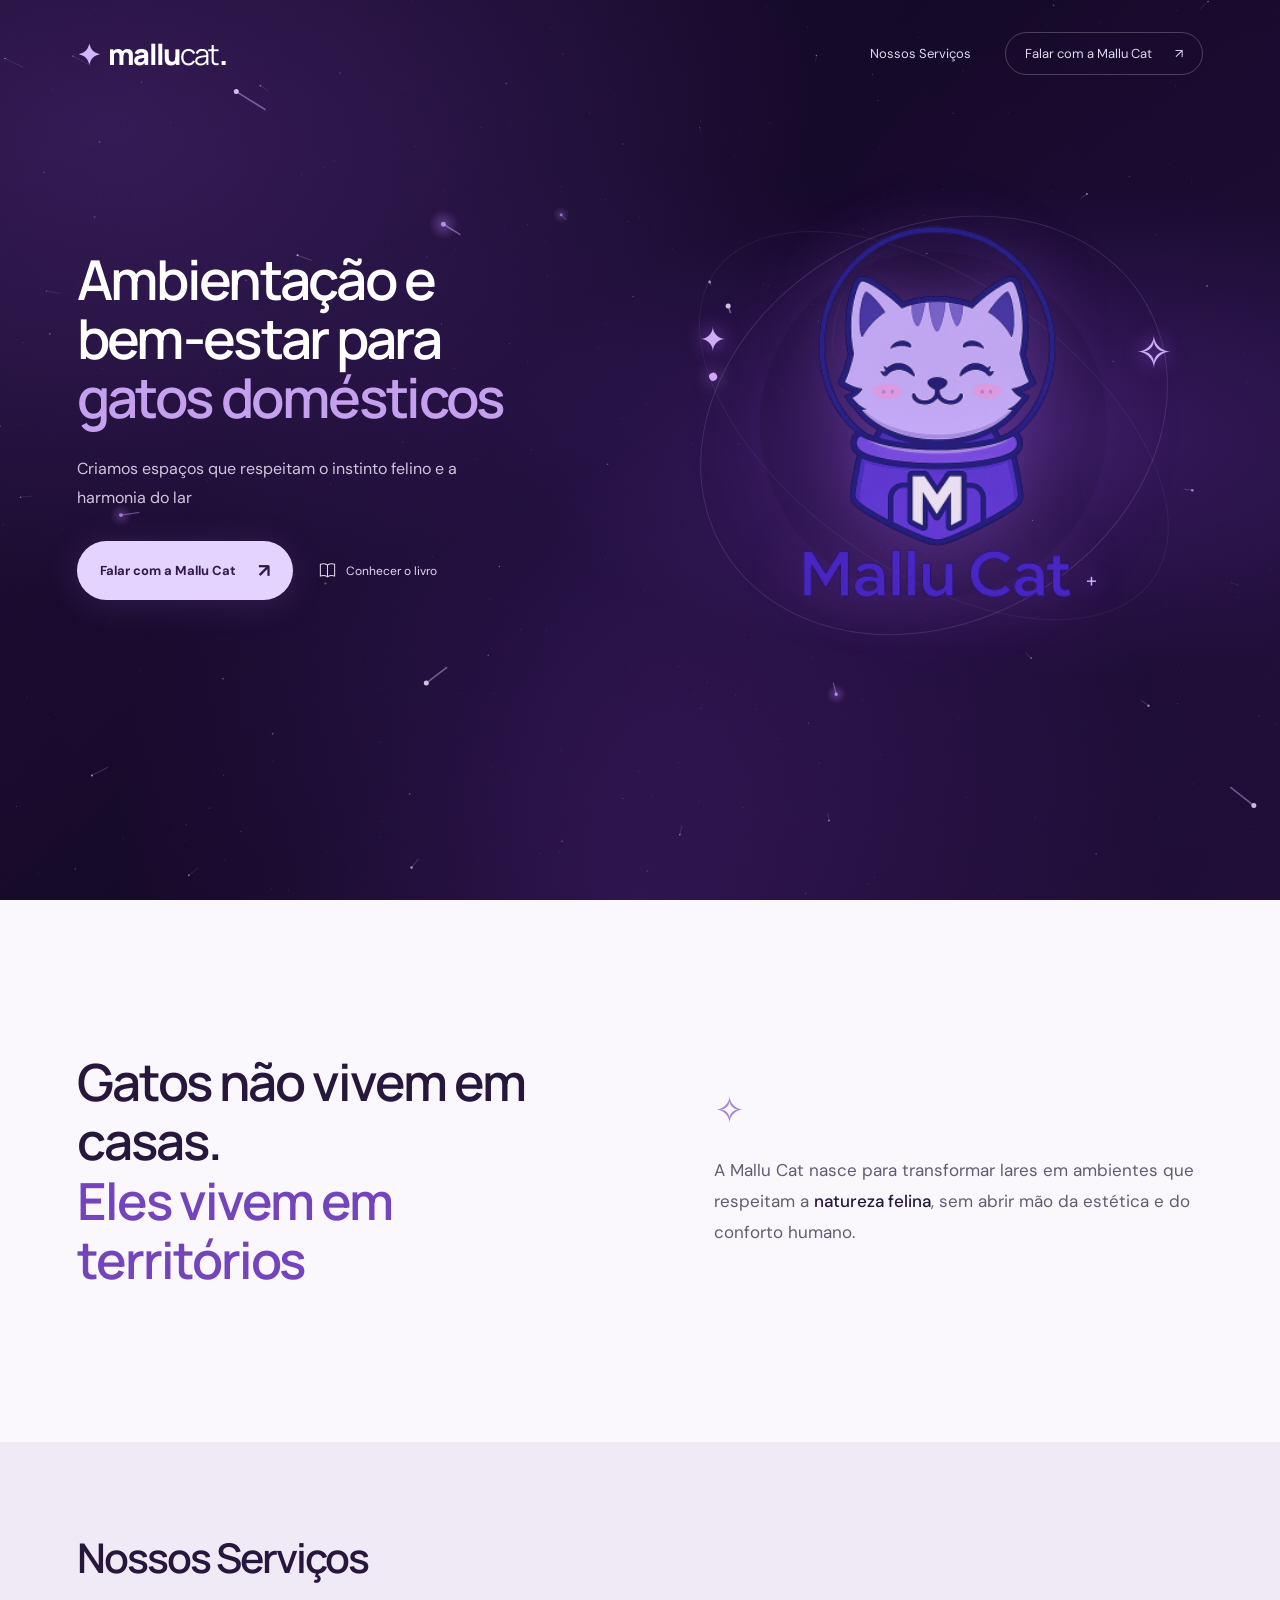
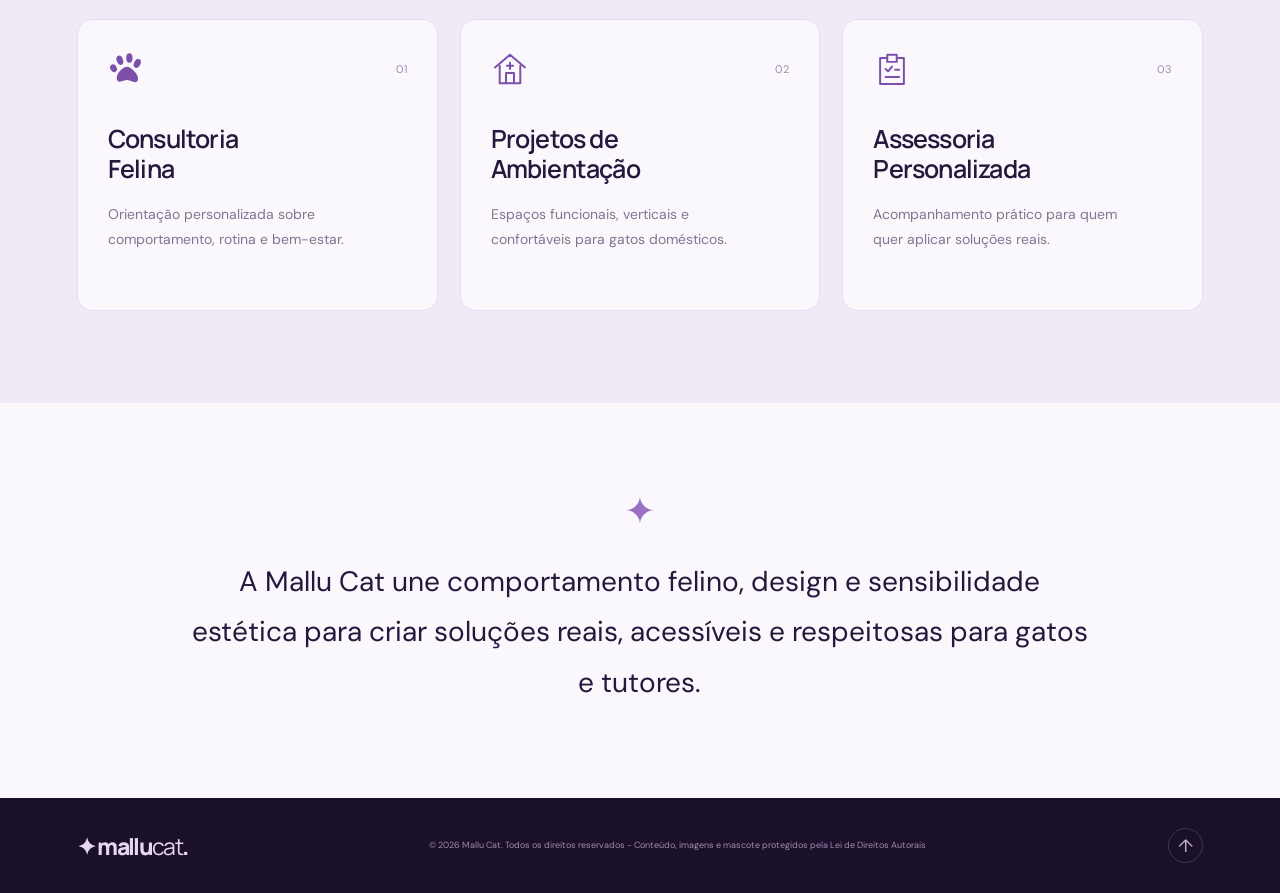
<file: index.html>
<!doctype html>
<html lang="pt-BR"><head><meta charset="utf-8"><meta name="viewport" content="width=device-width,initial-scale=1"><meta name="theme-color" content="#170b30"><meta name="description" content="Criamos espaços que respeitam o instinto felino e a harmonia do lar"><title>Mallu Cat — Ambientação e bem-estar para gatos domésticos</title><link rel="icon" href="assets/mallu-cat.png"><link rel="stylesheet" href="styles.css"><script src="script.js" defer></script></head>
<body><a class="skip" href="#conteudo">Pular para o conteúdo</a>
<section class="hero" id="inicio"><div class="nebula" aria-hidden="true"></div><canvas id="starfield" aria-hidden="true"></canvas>
<header class="header wrap"><a class="wordmark" href="#inicio" aria-label="Mallu Cat, início"><b>✦</b> mallu<span>cat</span>.</a><nav aria-label="Menu principal"><a href="#servicos">Nossos Serviços</a><a class="nav-contact" href="https://wa.me/554591351635?text=Ol%C3%A1%2C%20Mallu%20Cat!%20Vim%20pelo%20site%20e%20gostaria%20de%20saber%20mais%20sobre%20os%20servi%C3%A7os%20de%20ambienta%C3%A7%C3%A3o%20e%20bem-estar%20para%20meu%20gato.%20Como%20funciona%20o%20atendimento%3F" target="_blank" rel="noopener noreferrer">Falar com a Mallu Cat <span aria-hidden="true">↗</span></a></nav></header>
<div id="conteudo" class="hero-content wrap"><div class="hero-copy"><h1>Ambientação e<br>bem-estar para<br><em>gatos domésticos</em></h1><p class="hero-description">Criamos espaços que respeitam o instinto felino e a harmonia do lar</p><div class="actions"><a class="button primary" href="https://wa.me/554591351635?text=Ol%C3%A1%2C%20Mallu%20Cat!%20Vim%20pelo%20site%20e%20gostaria%20de%20saber%20mais%20sobre%20os%20servi%C3%A7os%20de%20ambienta%C3%A7%C3%A3o%20e%20bem-estar%20para%20meu%20gato.%20Como%20funciona%20o%20atendimento%3F" target="_blank" rel="noopener noreferrer">Falar com a Mallu Cat <span aria-hidden="true">↗</span></a><a class="book-link" href="Livros/index.html"><svg viewBox="0 0 24 24" aria-hidden="true"><path d="M12 5c-3-2-6-2-9-1v15c3-1 6-1 9 1m0-15c3-2 6-2 9-1v15c-3-1-6-1-9 1V5Z"/></svg>Conhecer o livro</a></div></div>
<div class="mascot-scene"><div class="orbit orbit-one" aria-hidden="true"></div><div class="orbit orbit-two" aria-hidden="true"></div><div class="planet-glow" aria-hidden="true"></div><span class="spark spark-one" aria-hidden="true">✦</span><span class="spark spark-two" aria-hidden="true">✧</span><span class="spark spark-three" aria-hidden="true">+</span><img class="mascot" src="assets/mallu-cat.png" alt="Mallu Cat, um gatinho roxo com capacete de astronauta" width="400" height="400" fetchpriority="high"></div></div>
</section>
<main><section class="essence section wrap" id="sobre"><div class="essence-grid"><h2>Gatos não vivem em casas.<br><span>Eles vivem em territórios</span></h2><div class="essence-copy"><span class="little-orbit" aria-hidden="true">✧</span><p>A Mallu Cat nasce para transformar lares em ambientes que respeitam a <strong>natureza felina</strong>, sem abrir mão da estética e do conforto humano.</p></div></div></section>
<section class="services section" id="servicos"><div class="wrap"><div class="services-heading"><h2>Nossos Serviços</h2></div><div class="service-grid">
<a class="service" href="https://wa.me/554591351635?text=Ol%C3%A1%2C%20Mallu%20Cat!%20Tenho%20interesse%20na%20Consultoria%20Felina.%20Gostaria%20de%20orienta%C3%A7%C3%A3o%20sobre%20o%20comportamento%2C%20a%20rotina%20e%20o%20bem-estar%20do%20meu%20gato.%20Como%20funciona%20a%20consultoria%3F" target="_blank" rel="noopener noreferrer"><div class="service-top"><svg viewBox="0 0 48 48" aria-hidden="true"><ellipse cx="15" cy="13" rx="4" ry="6" transform="rotate(-20 15 13)"/><ellipse cx="27" cy="10" rx="4" ry="6"/><ellipse cx="37" cy="17" rx="4" ry="6" transform="rotate(25 37 17)"/><ellipse cx="7" cy="23" rx="4" ry="5" transform="rotate(-30 7 23)"/><path d="M11 35c0-6 8-14 13-14s14 9 14 15c0 9-10 2-14 2s-13 6-13-3Z"/></svg><span>01</span></div><h3>Consultoria<br>Felina</h3><p>Orientação personalizada sobre comportamento, rotina e bem-estar.</p></a>
<a class="service" href="https://wa.me/554591351635?text=Ol%C3%A1%2C%20Mallu%20Cat!%20Tenho%20interesse%20nos%20Projetos%20de%20Ambienta%C3%A7%C3%A3o.%20Quero%20adaptar%20meu%20lar%20com%20espa%C3%A7os%20mais%20funcionais%20e%20confort%C3%A1veis%20para%20meu%20gato.%20Como%20podemos%20come%C3%A7ar%3F" target="_blank" rel="noopener noreferrer"><div class="service-top"><svg class="line-icon" viewBox="0 0 48 48" aria-hidden="true"><path d="m5 22 19-16 19 16M11 20v22h26V20M19 42V29h10v13M20 20h8M24 16v8"/></svg><span>02</span></div><h3>Projetos de<br>Ambientação</h3><p>Espaços funcionais, verticais e confortáveis para gatos domésticos.</p></a>
<a class="service" href="https://wa.me/554591351635?text=Ol%C3%A1%2C%20Mallu%20Cat!%20Tenho%20interesse%20na%20Assessoria%20Personalizada.%20Gostaria%20de%20acompanhamento%20para%20colocar%20em%20pr%C3%A1tica%20solu%C3%A7%C3%B5es%20de%20bem-estar%20para%20meu%20gato.%20Como%20funciona%3F" target="_blank" rel="noopener noreferrer"><div class="service-top"><svg class="line-icon" viewBox="0 0 48 48" aria-hidden="true"><path d="M17 10H9v33h30V10h-8M18 6h12v9H18ZM16 24l3 3 5-6M28 25h5M16 34h17"/></svg><span>03</span></div><h3>Assessoria<br>Personalizada</h3><p>Acompanhamento prático para quem quer aplicar soluções reais.</p></a>
</div></div></section>
<section class="closing section wrap"><div class="closing-symbol" aria-hidden="true">✦</div><div class="closing-copy">A Mallu Cat une comportamento felino, design e sensibilidade estética para criar soluções reais, acessíveis e respeitosas para gatos e tutores.</div></section></main>
<footer class="footer"><div class="wrap footer-inner"><a class="wordmark" href="#inicio">✦ mallu<span>cat</span>.</a><p>© 2026 Mallu Cat. Todos os direitos reservados - Conteúdo, imagens e mascote protegidos pela Lei de Direitos Autorais</p><a href="#inicio" class="back-top" aria-label="Voltar ao início">↑</a></div></footer></body></html>
</file>
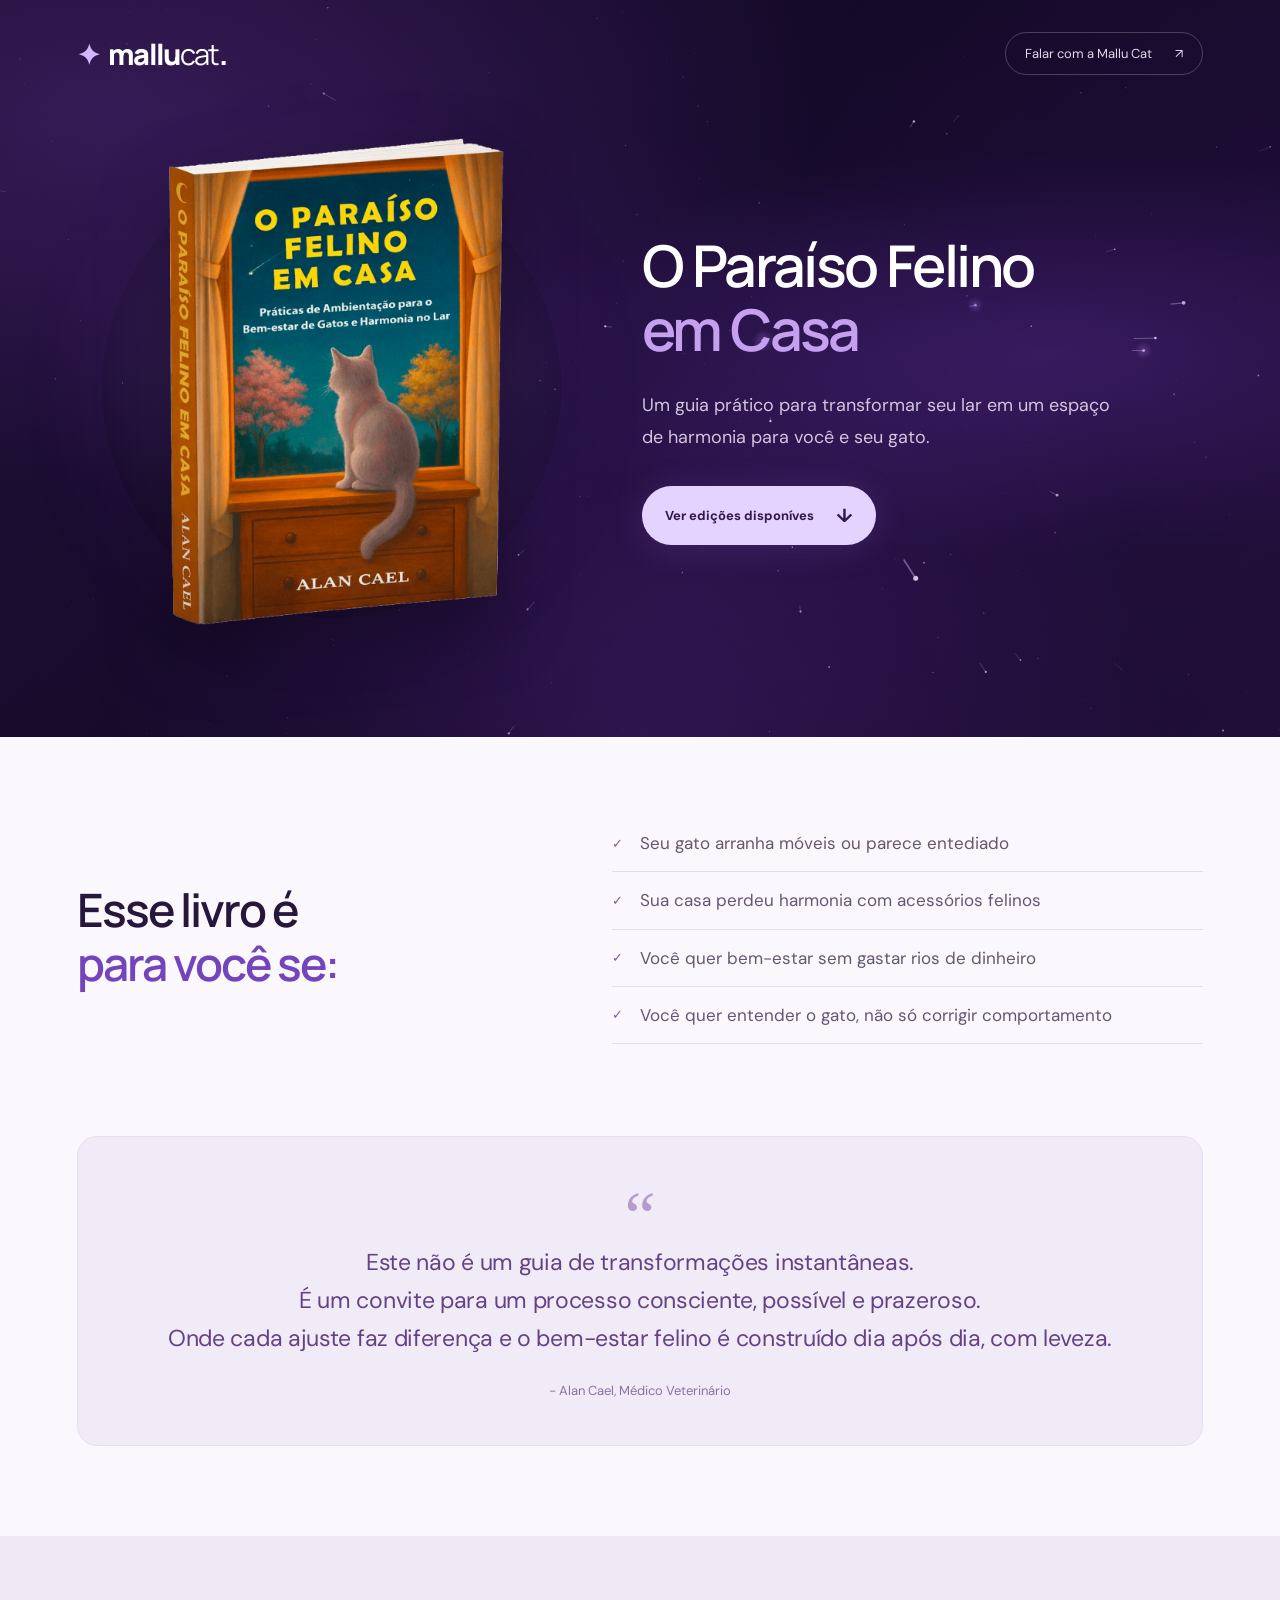
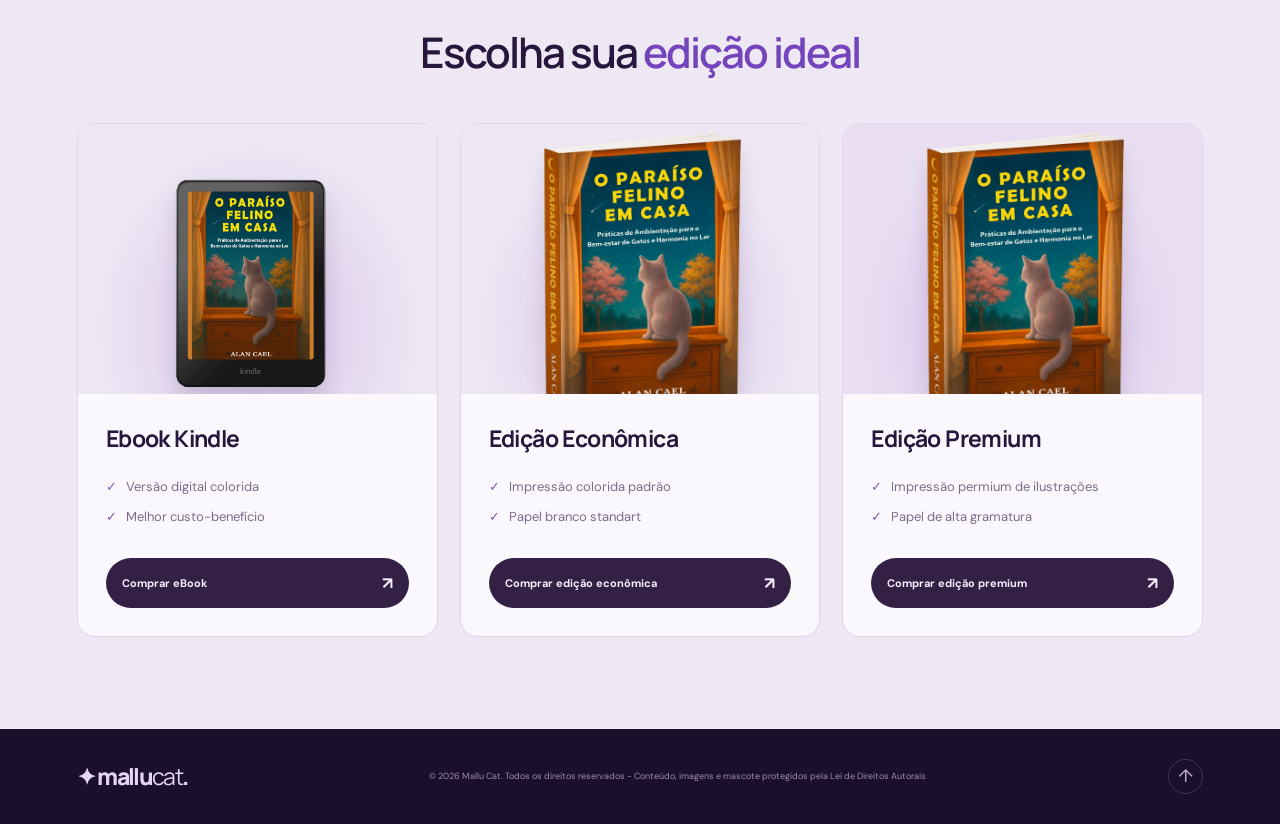
<file: Livros/index.html>
<!doctype html>
<html lang="pt-BR">
<head><meta charset="utf-8"><meta name="viewport" content="width=device-width,initial-scale=1"><meta name="theme-color" content="#170b30"><meta name="description" content="Um guia prático para transformar seu lar em um espaço de harmonia para você e seu gato."><title>O Paraíso Felino em Casa — Mallu Cat</title><link rel="icon" href="../assets/mallu-cat.png"><link rel="stylesheet" href="../styles.css"><link rel="stylesheet" href="../livros.css"><script src="../script.js" defer></script></head>
<body class="books-page"><a class="skip" href="#conteudo">Pular para o conteúdo</a>
<section class="hero" id="inicio"><div class="nebula" aria-hidden="true"></div><canvas id="starfield" aria-hidden="true"></canvas>
<header class="header wrap"><a class="wordmark" href="../index.html" aria-label="Mallu Cat, página inicial"><b>✦</b> mallu<span>cat</span>.</a><nav aria-label="Menu principal"><a class="nav-contact" href="https://wa.me/554591351635?text=Ol%C3%A1%2C%20Mallu%20Cat!%20Vim%20pela%20p%C3%A1gina%20do%20livro%20O%20Para%C3%ADso%20Felino%20em%20Casa%20e%20gostaria%20de%20saber%20mais%20sobre%20ele.%20Podem%20me%20ajudar%3F" target="_blank" rel="noopener noreferrer">Falar com a Mallu Cat <span aria-hidden="true">↗</span></a></nav></header>
<main id="conteudo" class="hero-content wrap"><div class="book-scene"><div class="book-halo" aria-hidden="true"></div><img class="book-cover" src="../assets/livro.png" alt="Capa do livro O Paraíso Felino em Casa, de Alan Cael" width="1024" height="683" fetchpriority="high"></div><div class="hero-copy"><h1>O Paraíso Felino<br><em>em Casa</em></h1><p class="hero-description">Um guia prático para transformar seu lar em um espaço de harmonia para você e seu gato.</p><a class="button primary" href="#edicao">Ver edições disponíves <span aria-hidden="true">↓</span></a></div></main>
</section>
<section class="book-audience section wrap" id="para-voce"><h2>Esse livro é<br><span>para você se:</span></h2><ul><li>Seu gato arranha móveis ou parece entediado</li><li>Sua casa perdeu harmonia com acessórios felinos</li><li>Você quer bem-estar sem gastar rios de dinheiro</li><li>Você quer entender o gato, não só corrigir comportamento</li></ul></section>
<section class="book-quote wrap"><blockquote><span class="quote-symbol" aria-hidden="true">“</span><p>Este não é um guia de transformações instantâneas.<br>É um convite para um processo consciente, possível e prazeroso.<br>Onde cada ajuste faz diferença e o bem-estar felino é construído dia após dia, com leveza.</p><cite>- Alan Cael, Médico Veterinário</cite></blockquote></section>
<section class="editions section" id="edicao"><div class="wrap"><h2>Escolha sua <span>edição ideal</span></h2><div class="edition-grid">
<article class="edition"><div class="edition-image kindle"><img src="../assets/kindle.png" alt="O Paraíso Felino em Casa na edição Kindle" width="1024" height="1024" loading="lazy"></div><div class="edition-content"><h3>Ebook Kindle</h3><ul><li>Versão digital colorida</li><li>Melhor custo-benefício</li></ul><a class="button dark" href="https://www.amazon.com.br/Para%C3%ADso-Felino-Casa-Ambienta%C3%A7%C3%A3o-Bem-estar-ebook/dp/B0G22P5YRQ/ref=monarch_sidesheet_title" target="_blank" rel="noopener noreferrer">Comprar eBook <span aria-hidden="true">↗</span></a></div></article>
<article class="edition"><div class="edition-image"><img src="../assets/livro.png" alt="O Paraíso Felino em Casa, edição econômica" width="1024" height="683" loading="lazy"></div><div class="edition-content"><h3>Edição Econômica</h3><ul><li>Impressão colorida padrão</li><li>Papel branco standart</li></ul><a class="button dark" href="https://www.amazon.com.br/Para%C3%ADso-Felino-Casa-Ambienta%C3%A7%C3%A3o-Bem-estar/dp/B0G4GKW3RC/ref=monarch_sidesheet_title" target="_blank" rel="noopener noreferrer">Comprar edição econômica <span aria-hidden="true">↗</span></a></div></article>
<article class="edition"><div class="edition-image premium"><img src="../assets/livro.png" alt="O Paraíso Felino em Casa, edição premium" width="1024" height="683" loading="lazy"></div><div class="edition-content"><h3>Edição Premium</h3><ul><li>Impressão permium de ilustrações</li><li>Papel de alta gramatura</li></ul><a class="button dark" href="https://www.amazon.com.br/Para%C3%ADso-Felino-Casa-Ambienta%C3%A7%C3%A3o-Bem-estar/dp/B0G4D93DSZ/ref=monarch_sidesheet_title" target="_blank" rel="noopener noreferrer">Comprar edição premium <span aria-hidden="true">↗</span></a></div></article>
</div></div></section>
<footer class="footer"><div class="wrap footer-inner"><a class="wordmark" href="../index.html" aria-label="Mallu Cat, página inicial">✦ mallu<span>cat</span>.</a><p>© 2026 Mallu Cat. Todos os direitos reservados - Conteúdo, imagens e mascote protegidos pela Lei de Direitos Autorais</p><a href="#inicio" class="back-top" aria-label="Voltar ao início">↑</a></div></footer>
</body></html>
</file>
<file: styles.css>
@import url('assets/fonts.css');
:root{--ink:#27173c;--purple:#7444bc;--paper:#faf8fd}*{box-sizing:border-box}html{scroll-behavior:smooth;scroll-padding-top:30px}body{margin:0;background:var(--paper);color:var(--ink);font-family:'DM Sans',sans-serif;-webkit-font-smoothing:antialiased}a{color:inherit;text-decoration:none}button{font:inherit}a,button{-webkit-tap-highlight-color:transparent}a:focus-visible,button:focus-visible{outline:3px solid #c08dff;outline-offset:6px}.wrap{width:min(1240px,88%);margin:auto}.skip{position:fixed;top:-80px;left:20px;padding:15px;background:white;color:var(--ink);z-index:10}.skip:focus{top:10px}.hero{position:relative;overflow:hidden;isolation:isolate;min-height:780px;min-height:min(900px,100svh);background:#160a2c;color:#fff}.nebula{position:absolute;inset:0;z-index:-2;background:radial-gradient(ellipse at 82% 48%,#7136b852 0%,transparent 37%),radial-gradient(ellipse at 8% 14%,#7c41bb59 0%,transparent 43%),radial-gradient(ellipse at 50% 100%,#813ac946 0%,transparent 58%),linear-gradient(125deg,#24113f,#160a2c 48%,#251041)}.nebula:after{content:'';position:absolute;inset:0;background:radial-gradient(ellipse at 64% 50%,transparent 20%,#10071c55 100%)}#starfield{position:absolute;inset:0;width:100%;height:100%;z-index:-1}.header{display:flex;align-items:center;justify-content:space-between;padding-top:32px;position:relative;z-index:2}.wordmark{display:inline-flex;align-items:center;font-family:'Manrope',sans-serif;font-size:29px;font-weight:800;letter-spacing:-1.7px}.wordmark span{font-weight:400}.wordmark b{margin-right:10px;color:#d2b6fa;font-size:28px}.header nav{display:flex;gap:34px;align-items:center;font-size:13px;color:#e0d6ec}.header nav>a:hover{color:#fff}.nav-contact{border:1px solid #ffffff38;padding:12px 19px;border-radius:30px}.nav-contact span{padding-left:20px}.hero-content{display:grid;grid-template-columns:1.1fr 1fr;align-items:center;gap:25px;padding-top:95px;padding-bottom:105px;min-height:660px}.eyebrow{display:flex;align-items:center;gap:10px;font-size:10px;font-weight:600;letter-spacing:2.3px;color:#d0b5ef;margin:0 0 26px}.eyebrow>span{width:6px;height:6px;background:#c99aff;border-radius:50%;box-shadow:0 0 12px #d09bff}h1,h2,h3,p{margin-top:0}h1{font-family:'Manrope',sans-serif;font-size:clamp(46px,5.4vw,78px);font-weight:600;letter-spacing:-3.8px;line-height:1.08;margin-bottom:27px}h1 em{font-style:normal;color:#c5a0ef}h2{font-family:'Manrope',sans-serif;font-weight:550;letter-spacing:-2px;line-height:1.16}h2 span{color:var(--purple)}.hero-description{font-size:16px;line-height:1.8;color:#d1c5dd;max-width:405px;margin-bottom:29px}.actions{display:flex;align-items:center;gap:25px}.button{display:inline-flex;align-items:center;gap:22px;border-radius:50px;padding:17px 23px;font-size:13px;font-weight:650;transition:transform .2s,box-shadow .2s}.button:hover{transform:translateY(-3px)}.primary{background:#e5d3ff;color:#31194c;box-shadow:0 4px 35px #bb75ff28}.primary:hover{box-shadow:0 4px 35px #bb75ff55}.button span{font-size:19px}.book-link{display:inline-flex;gap:9px;align-items:center;white-space:nowrap;font-size:12px;color:#e2d8ee}.book-link svg{width:19px;fill:none;stroke:currentColor;stroke-width:1.3}.book-link:hover{text-decoration:underline}.hero-caption{margin-top:42px;font-size:11px;color:#b3a3c7;display:flex;gap:10px;align-items:center}.hero-caption span{font-size:21px;color:#c5a0ef}.mascot-scene{position:relative;display:flex;align-items:center;justify-content:center;min-width:0;aspect-ratio:1;max-height:510px}.mascot{width:92%;max-width:480px;height:auto;position:relative;filter:drop-shadow(0 0 28px #a660e946);animation:float 7s ease-in-out infinite;z-index:1}.planet-glow{position:absolute;width:68%;height:68%;border-radius:50%;background:radial-gradient(circle,#975ed92e,transparent 69%);box-shadow:0 0 90px #a951ff19}.orbit{position:absolute;width:96%;height:77%;border:1px solid #c3a5f02b;border-radius:50%;transform:rotate(-30deg)}.orbit-one:after{content:'';position:absolute;top:10%;left:15%;height:8px;width:8px;border-radius:50%;background:#d1a8ff;box-shadow:0 0 17px #d1a8ff}.orbit-two{width:105%;height:57%;transform:rotate(35deg);border-color:#c3a5f016}.spark{position:absolute;color:#cfacf7;text-shadow:0 0 20px #a55ef2}.spark-one{left:4%;top:29%;font-size:33px}.spark-two{right:3%;top:30%;font-size:45px}.spark-three{right:18%;bottom:17%;font-size:20px}.orbit-label{position:absolute;bottom:0;display:flex;align-items:center;gap:8px;font-size:8px;letter-spacing:1.8px;color:#b9a4d2}.orbit-label span{width:4px;height:4px;border-radius:50%;background:#bc8ce9}.hero-bottom{position:absolute;bottom:29px;left:6%;display:flex;align-items:center;justify-content:space-between}.discover{font-size:8px;letter-spacing:2px;color:#b7a5ca;display:flex;align-items:center;gap:14px}.discover>span{display:grid;place-items:center;width:30px;height:39px;border:1px solid #ffffff29;border-radius:30px;font-size:16px}#motion-toggle{background:#ffffff08;border:1px solid #ffffff20;color:#c8b7db;border-radius:30px;display:flex;gap:8px;align-items:center;padding:9px 13px;font-size:10px;cursor:pointer}.motion-icon{font-size:12px}.section{padding-top:92px;padding-bottom:92px}.section-label{display:flex;justify-content:space-between;color:#8b769f;font-size:9px;letter-spacing:2px;font-weight:650;padding-bottom:26px;border-bottom:1px solid #ded5e8}.section-label>span:last-child{font-size:18px;color:var(--purple)}.essence-grid{display:grid;grid-template-columns:1.1fr 1fr;gap:100px;padding:60px 0}.essence h2{font-size:clamp(35px,4vw,54px);margin:0}.essence-copy{padding-top:10px}.little-orbit{font-size:37px;color:#a884cd;display:block;margin-bottom:21px}.essence-copy p{font-size:17px;line-height:1.8;margin-bottom:18px;color:#655a70}.essence-copy strong{font-weight:500;color:var(--ink)}.essence-copy p+p{font-size:14px;color:#887a95}.text-link{display:inline-flex;gap:32px;align-items:center;font-size:12px;border-bottom:1px solid #c7b2db;padding:10px 0;color:var(--purple)}.text-link span{font-size:20px}.values{border-top:1px solid #ded5e8;padding-top:29px;display:flex;justify-content:space-around;gap:18px;font-size:11px;color:#786586;align-items:center}.values i{font-style:normal;color:#b99ad4}.services{background:#f0eaf6}.services-heading{display:flex;align-items:end;justify-content:space-between;margin:43px 0 38px}.services h2{font-size:clamp(30px,3.2vw,43px);margin:0}.services-heading p{font-size:13px;line-height:1.7;color:#887a95;margin-bottom:4px}.service-grid{display:grid;grid-template-columns:repeat(3,1fr);gap:22px}.service{background:#faf8fd;border:1px solid #e6ddef;border-radius:15px;padding:30px;display:flex;flex-direction:column;transition:transform .25s,box-shadow .25s}.service:hover{transform:translateY(-6px);box-shadow:0 15px 35px #49286c0b}.service-top{display:flex;justify-content:space-between;align-items:center;margin-bottom:36px}.service-top>span{font-size:11px;color:#a08caf}.service svg{width:38px;height:38px;fill:#7c50a9}.service svg.line-icon{fill:none;stroke:#7c50a9;stroke-width:2.5;stroke-linecap:round;stroke-linejoin:round}.service h3{font-family:'Manrope',sans-serif;font-size:25px;font-weight:600;line-height:1.2;letter-spacing:-.8px;margin-bottom:18px}.service p{font-size:14px;color:#84748f;line-height:1.75;max-width:250px;margin-bottom:29px}.service-link{margin-top:auto;padding-top:21px;border-top:1px solid #e6ddef;display:flex;justify-content:space-between;font-size:11px;color:#7a4ba4}.service-link>span{font-size:18px}.closing{text-align:center;padding-top:83px;padding-bottom:90px}.closing-symbol{font-size:38px;color:#9971c5;margin-bottom:21px}.closing>p{font-size:8px;letter-spacing:2px;color:#8c749e;margin-bottom:24px}.closing h2{font-size:clamp(37px,4.4vw,60px);margin-bottom:23px}.closing h2 em{font-style:normal;color:var(--purple)}.closing-copy{max-width:550px;margin:0 auto 28px;font-size:14px;line-height:1.8;color:#887a95}.dark{background:#332044;color:#f6ecff;font-size:12px}.footer{background:#1b102b;color:#c0aecf}.footer-inner{display:flex;justify-content:space-between;align-items:center;gap:30px;padding:30px 0}.footer .wordmark{font-size:23px;color:#e5d6f3;white-space:nowrap}.footer p{font-size:9px;line-height:1.9;color:#9e8bad;margin:0}.back-top{display:grid;place-items:center;width:35px;height:35px;border:1px solid #ffffff29;border-radius:50%;font-size:18px}.is-paused .mascot{animation-play-state:paused}@keyframes float{0%,100%{transform:translateY(-8px) rotate(-2deg)}50%{transform:translateY(9px) rotate(2deg)}}
@media(min-width:1600px){.hero-content{padding-top:110px;min-height:740px}.hero{min-height:860px}}@media(max-width:1050px){.wrap{width:90%}.hero-bottom{left:5%}.hero-content{padding-top:85px;gap:8px}.actions{gap:17px}.button{padding:16px 19px;font-size:11px}.book-link{font-size:11px}.hero-description{font-size:14px}h1{letter-spacing:-2.8px}.essence-grid{gap:60px}.service{padding:25px}.services-heading p{font-size:11px}.header nav{gap:24px}}@media(max-width:760px){.header{padding-top:23px}.wordmark{font-size:25px}.header nav>a:not(.nav-contact){display:none}.nav-contact{padding:10px 14px;font-size:10px}.nav-contact span{padding-left:8px}.hero{min-height:0}.hero-content{grid-template-columns:1fr;padding-top:65px;padding-bottom:100px;gap:0}.hero-copy{position:relative;z-index:2}.eyebrow{font-size:8px;letter-spacing:1.8px;margin-bottom:22px}h1{font-size:clamp(47px,10.8vw,74px);letter-spacing:-2.8px;line-height:1.07;margin-bottom:24px}.hero-description{font-size:14px;max-width:350px;line-height:1.8}.actions{gap:22px;flex-wrap:wrap}.button{padding:16px 20px}.hero-caption{margin-top:28px;font-size:10px}.mascot-scene{width:min(400px,92%);margin:18px auto 0;max-height:none}.mascot{width:88%}.orbit-label{bottom:0;font-size:7px}.hero-bottom{bottom:23px}.section{padding-top:60px;padding-bottom:60px}.section-label{font-size:8px;letter-spacing:1.6px;padding-bottom:21px}.essence-grid{grid-template-columns:1fr;gap:20px;padding:35px 0}.essence h2{font-size:41px;letter-spacing:-1.7px}.essence-copy p{font-size:15px}.essence-copy p+p{font-size:13px}.little-orbit{display:none}.values{font-size:9px;gap:8px;justify-content:space-between;padding-top:22px}.values i{font-size:9px}.services-heading{display:block;margin:32px 0 28px}.services h2{font-size:32px;letter-spacing:-1.4px}.services-heading p{margin-top:17px;font-size:12px}.services-heading p br{display:none}.service-grid{grid-template-columns:1fr;gap:15px}.service{padding:25px}.service-top{margin-bottom:22px}.service h3{font-size:25px}.service h3 br{display:none}.service p{max-width:none;font-size:14px;margin-bottom:22px}.closing h2{font-size:43px}.closing-copy{font-size:13px}.footer-inner{flex-wrap:wrap;gap:20px}.footer p{order:3;width:100%;font-size:8px}.footer .wordmark{font-size:22px}.hero-bottom .discover{font-size:7px;letter-spacing:1.3px}#motion-toggle{font-size:9px}}@media(prefers-reduced-motion:reduce){html{scroll-behavior:auto}.mascot{animation:none}.button,.service{transition:none}}


/* Tipografia ajustada ao título original. */
h1{font-size:clamp(40px,4.3vw,62px);letter-spacing:-2.7px}.essence-grid{align-items:center}.services-heading{margin-top:0}.closing-copy{margin-bottom:0;font-size:clamp(17px,2.2vw,28px);max-width:900px;color:var(--ink)}@media(max-width:760px){h1{font-size:clamp(34px,8.7vw,60px);letter-spacing:-1.7px}.essence h2{font-size:36px}}
</file>
<file: livros.css>
.books-page .hero{min-height:730px}.books-page .hero-content{grid-template-columns:1fr 1.1fr;min-height:580px;padding-top:50px;padding-bottom:85px;gap:55px}.books-page h1{font-size:clamp(40px,4.5vw,66px);letter-spacing:-2.6px;line-height:1.12}.books-page .hero-description{font-size:18px;max-width:470px;margin-bottom:32px}.book-scene{position:relative;display:grid;place-items:center;min-width:0}.book-cover{width:155%;max-width:none;height:auto;filter:drop-shadow(0 25px 35px #0006);position:relative;z-index:1}.book-halo{position:absolute;width:90%;aspect-ratio:1;border-radius:50%;background:radial-gradient(circle,#a475e54d,transparent 70%);box-shadow:0 0 100px #9149e217}.book-audience{display:grid;grid-template-columns:1fr 1.3fr;gap:80px;align-items:center}.book-audience h2{font-size:clamp(34px,3.6vw,48px);margin:0}.book-audience ul,.edition ul{list-style:none;padding:0;margin:0}.book-audience li{display:flex;gap:17px;align-items:center;font-size:17px;line-height:1.65;padding:14px 0;border-bottom:1px solid #e5dced;color:#65576f}.book-audience li:first-child{padding-top:0}.book-audience li:before,.edition li:before{content:'✓';color:#8058a7;font-size:13px;flex-shrink:0}.book-quote{padding-bottom:90px}.book-quote blockquote{margin:0;padding:45px 60px;border:1px solid #e6ddef;border-radius:20px;background:#f1ebf7;text-align:center}.quote-symbol{font-family:Georgia,serif;font-size:70px;color:#b59bce;height:44px;display:block;line-height:1}.book-quote p{font-size:clamp(17px,1.8vw,24px);line-height:1.65;margin:17px 0 22px;color:#654284;letter-spacing:-.3px}.book-quote cite{font-size:13px;font-style:normal;color:#8b719f}.editions{background:#eee7f4}.editions h2{font-size:clamp(32px,3.3vw,46px);text-align:center;margin-bottom:46px}.edition-grid{display:grid;grid-template-columns:repeat(3,minmax(0,1fr));gap:22px}.edition{border:1px solid #e1d5ea;border-radius:18px;overflow:hidden;background:var(--paper);display:flex;flex-direction:column}.edition-image{height:270px;display:grid;place-items:center;background:radial-gradient(ellipse at 50% 75%,#d4c2e9,transparent 65%),#eee7f4;overflow:hidden}.edition-image img{width:130%;height:100%;object-fit:contain;filter:drop-shadow(0 14px 10px #39204825)}.edition-image.kindle img{width:85%;height:90%}.edition-image.premium{background:radial-gradient(ellipse at 50% 75%,#d5bde9,transparent 65%),#e9def2}.edition-content{padding:28px;flex:1;display:flex;flex-direction:column}.edition h3{font-family:'Manrope',sans-serif;font-size:23px;letter-spacing:-.6px;font-weight:650;margin-bottom:18px}.edition li{font-size:13px;line-height:1.7;display:flex;gap:9px;padding:4px 0;color:#7d6c8c}.edition ul{margin-bottom:26px}.edition .button{font-size:11px;padding:14px 16px;justify-content:space-between;gap:10px;margin-top:auto}.edition .button span{font-size:17px}.books-page .footer p{max-width:620px}@media(max-width:1050px){.books-page .hero-content{gap:30px}.books-page .hero-description{font-size:16px}.edition-content{padding:22px}.edition-image{height:230px}.edition h3{font-size:20px}.edition .button{font-size:10px}.book-audience{gap:40px}.book-audience li{font-size:16px}}@media(max-width:760px){.books-page .hero{min-height:0}.books-page .hero-content{display:flex;flex-direction:column-reverse;gap:10px;padding-top:60px;padding-bottom:90px;min-height:0}.books-page .hero-copy{width:100%}.books-page h1{font-size:clamp(36px,9vw,60px);letter-spacing:-1.6px}.books-page .hero-description{font-size:15px;max-width:440px}.book-scene{width:90%;max-width:400px;margin:auto}.book-cover{width:140%}.book-audience{grid-template-columns:1fr;gap:30px}.book-audience h2{font-size:36px}.book-audience h2 br{display:none}.book-audience li{font-size:16px;gap:12px}.book-quote{padding-bottom:60px}.book-quote blockquote{padding:30px 22px}.book-quote p{font-size:17px}.book-quote p br{display:none}.book-quote cite{font-size:11px}.edition-grid{grid-template-columns:1fr;max-width:440px;margin:auto}.edition-image{height:280px}.edition-content{padding:25px}.edition h3{font-size:24px}.edition .button{font-size:12px}.editions h2{font-size:34px;margin-bottom:30px}.edition li{font-size:14px}}
</file>
